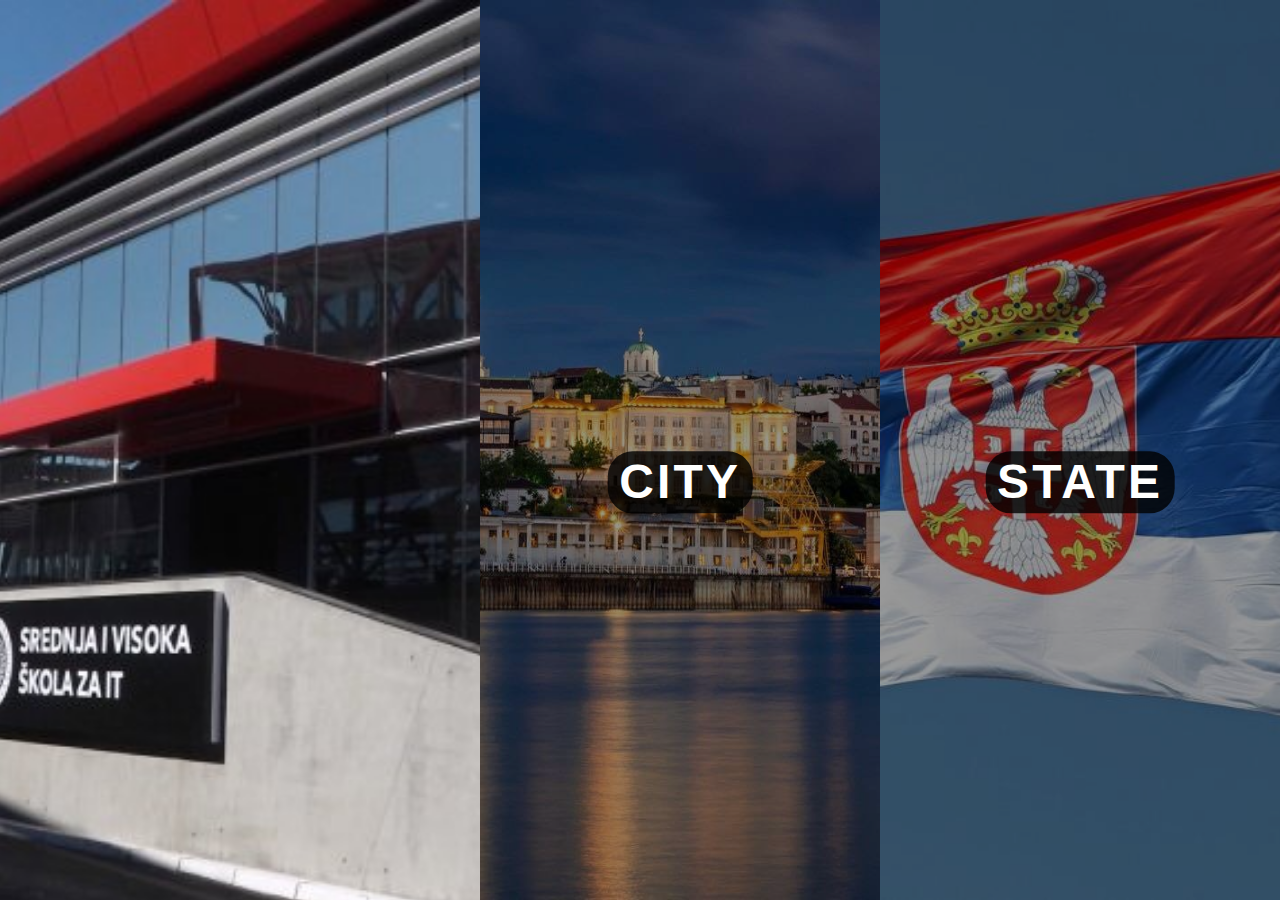
<file: index.html>
<!DOCTYPE html>
<html lang="en">
<head>
    <meta charset="UTF-8">
    <meta name="viewport" content="width=device-width, initial-scale=1.0">
    <title>Prototype</title>
    <link rel="stylesheet" href="css/main.css">
    <link rel="stylesheet" href="css/layout.css">
</head>
<body>

    <nav>
        <div>
            <img src="./img/skola.jpg" alt="">
            <h1>School</h1>
        </div>
        <div>
            <img src="./img/beograd.jpg" alt="">
            <h1>City</h1>
        </div>
        <div>
            <img src="./img/srbija.jpg" alt="">
            <h1>State</h1>
        </div>
    </nav>

    <script src="js/script.js"></script>
</body>
</html>
</file>
<file: css/main.css>
@import url('https://fonts.googleapis.com/css2?family=Roboto:wght@300&display=swap');
@import url('https://fonts.googleapis.com/css2?family=Open+Sans:wght@300,400,700&display=swap');

body{
    background-color: black;
    padding: 0;
    margin: 0;
    color: white;
    font-family: Arial, Helvetica, sans-serif;
    text-align: center;
}

nav{
    width: 100vw;
    height: 100vh;
    overflow: hidden;
    display: flex;
}

nav div{
    width: 33.3vw;
    height: 100%;
    float: left;
    overflow: hidden;
    transition: 1s;
    position: relative;
}

nav div img{
    position: absolute;
    object-fit: cover;
    z-index: -1;
    height: 100%;
    transition: 1s;
    transform: translateX(-50%);
    filter: brightness(0.6);
}

nav div h1{
    position: absolute;
    top: 50%;
    left: 50%;
    transform: translate(-50%, -50%);
    font-size: 3rem;
    text-transform: uppercase;
    background-color: rgba(0, 0, 0, 0.8);
    padding: .2rem .7rem;
    border-radius: 25px;
    letter-spacing: normal;
    letter-spacing: 0.2rem;
    transition: 1s;
}


nav div:hover{
    width: 40%;
}

nav div:hover img{
    height: 110%;
    filter: blur(0);
    filter: brightness(1);
}

nav div:hover h1{
    opacity: 0;
}

nav div:hover p{
    opacity: 1;
}
</file>
<file: css/layout.css>
@media only screen and (max-width: 750px) {
    *{
        padding: 0%;
        margin: 0%;
    }
    
    nav{
        flex-direction: column;
    }

    nav div{
        width: 100%;
    }

    nav div img{
        width: 100%;
    }

    nav div:hover{
        width: 120%;
    }
}
</file>
